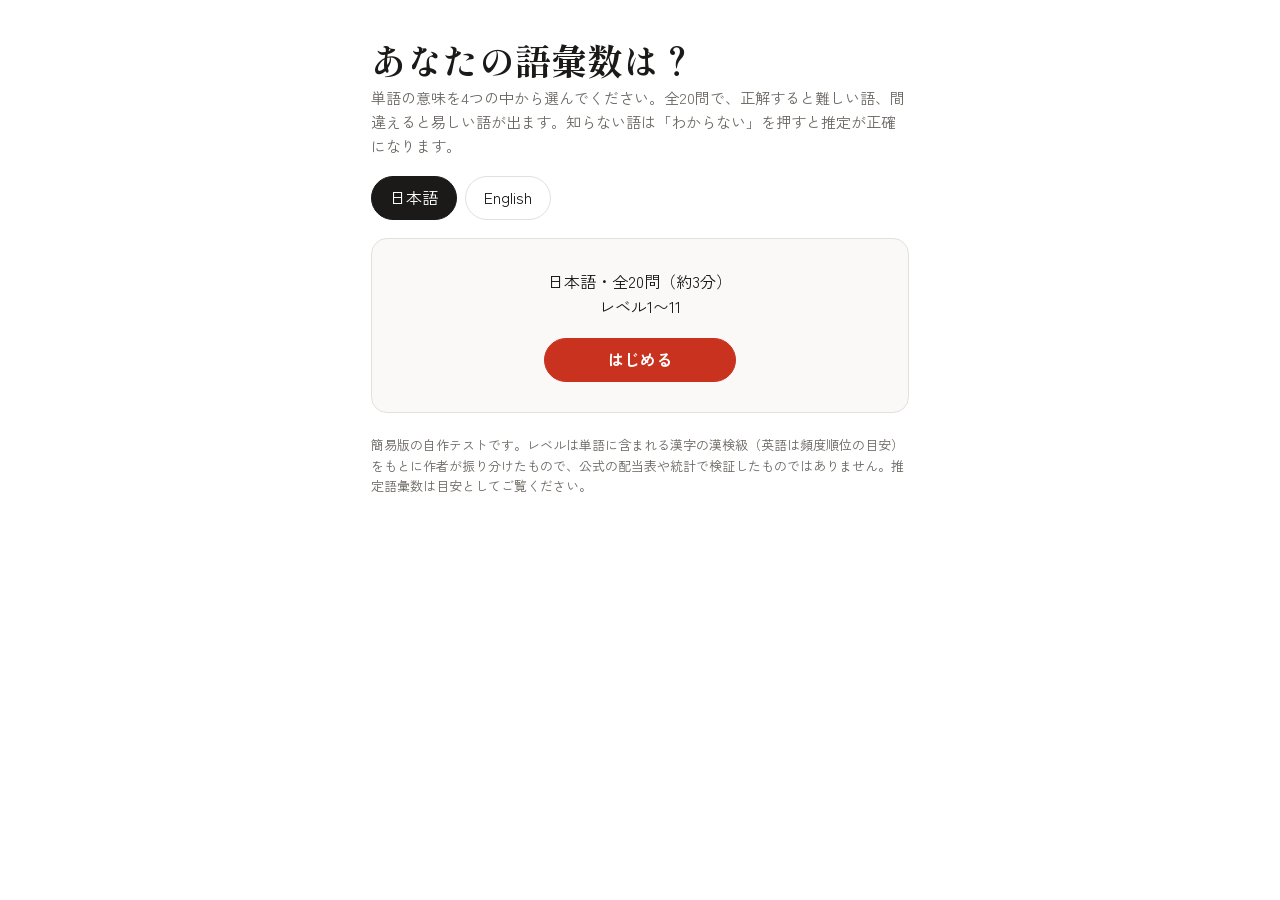
<file: archive/vocab-checker/original.html>
<!DOCTYPE html>
<html lang="ja">
<head>
<meta charset="utf-8">
<meta name="viewport" content="width=device-width,initial-scale=1">
<title>語彙数チェッカー</title>
<link rel="preconnect" href="https://fonts.googleapis.com">
<link href="https://fonts.googleapis.com/css2?family=Shippori+Mincho:wght@500;700&family=Zen+Kaku+Gothic+New:wght@400;700&display=swap" rel="stylesheet">
<style>
/* VOICE: 落ち着いた辞書の索引。静かで正確。
   IDEA: 辞書の見出し語カード。一語ずつ出題し、意味を選ぶ。
   PICTURE: 大きな見出し語と4つの選択肢のカード（操作するものそのもの）。
   COLOUR and TYPE: 白い紙・墨・朱。見出し語は明朝、UIはゴシック。
   LAYOUT: 細いタイトル → タブ → 問題カード（進捗つき） → 結果と復習リスト。 */
:root{color-scheme:light dark;--bg:light-dark(#ffffff,#131211);--ink:light-dark(#1b1a19,#ecebe8);--sub:light-dark(#6b6762,#a29d97);--line:light-dark(#e3e0dc,#2c2a28);--card:light-dark(#faf9f7,#1c1b1a);--shu:light-dark(#c8321f,#ff6b55);--shu-bg:light-dark(#fbe9e6,#3a1d18);--ok:light-dark(#1f6f4a,#5fd39a);--ok-bg:light-dark(#e5f3ec,#173226)}
:root[data-theme=light]{color-scheme:light}:root[data-theme=dark]{color-scheme:dark}
*{box-sizing:border-box;min-width:0}
body{margin:0;background:var(--bg);color:var(--ink);font:16px/1.6 "Zen Kaku Gothic New",system-ui,sans-serif;overflow-x:clip}
.wrap{max-width:640px;margin:0 auto;padding:clamp(20px,4vw,40px) max(4vw,16px) 60px}
h1{font:700 clamp(26px,4.4vw,36px)/1.1 "Shippori Mincho",serif;margin:0 0 6px;text-wrap:balance}
.lead{color:var(--sub);margin:0 0 18px;font-size:15px}
.tabs{display:flex;gap:8px;margin-bottom:18px}
button{font:inherit;color:var(--ink);cursor:pointer}
.tabs button,.btn{min-height:44px;padding:0 18px;border-radius:999px;border:1px solid var(--line);background:transparent}
.tabs button[aria-selected=true]{background:var(--ink);color:var(--bg);border-color:var(--ink)}
button:focus-visible{outline:3px solid var(--shu);outline-offset:2px}
.card{border:1px solid var(--line);background:var(--card);border-radius:16px;padding:clamp(18px,4vw,30px)}
.prog{display:flex;justify-content:space-between;font-size:14px;color:var(--sub);font-variant-numeric:tabular-nums}
.pbar{height:6px;background:var(--line);border-radius:3px;margin:6px 0 22px;overflow:hidden}
.pbar i{display:block;height:100%;background:var(--shu);transition:width .2s}
.word{font:700 clamp(40px,9vw,60px)/1.1 "Shippori Mincho",serif;text-align:center;margin:8px 0 26px;overflow-wrap:anywhere}
.en .word{font-size:clamp(32px,7vw,46px)}
.q{font-size:14px;color:var(--sub);text-align:center;margin-bottom:12px}
.opts{display:grid;gap:8px}
.opt{text-align:left;min-height:52px;padding:10px 16px;border:1px solid var(--line);background:var(--bg);border-radius:10px;font-size:16px}
.opt:hover{border-color:var(--ink)}
.opt.ok{border-color:var(--ok);background:var(--ok-bg);color:var(--ok);font-weight:700}
.opt.ng{border-color:var(--shu);background:var(--shu-bg);color:var(--shu)}
.idk{margin-top:12px;width:100%;min-height:46px;border:1px dashed var(--sub);background:transparent;border-radius:10px;color:var(--sub)}
.start{text-align:center}
.start p{margin:0 0 18px}
.go{background:var(--shu);border-color:var(--shu);color:#fff;font-weight:700;min-width:12em}
.big{font:700 clamp(44px,10vw,72px)/1 "Shippori Mincho",serif;color:var(--shu);white-space:nowrap;margin:6px 0 4px}
.big small{font-size:.36em;color:var(--ink);margin-left:6px}
.lvl{font-size:17px;margin:6px 0 0}
.lvl b{font-size:20px}
.rows{margin-top:22px;display:grid;gap:8px}
.row{display:grid;grid-template-columns:2.6em 10em minmax(0,1fr) 3em;gap:10px;align-items:center;font-size:14px}
.row .t{height:12px;background:var(--line);border-radius:6px;overflow:hidden}
.row .f{height:100%;background:var(--shu);border-radius:6px}
.row .n{text-align:right;color:var(--sub);font-variant-numeric:tabular-nums;white-space:nowrap}
.row .lv{font-weight:700;font-variant-numeric:tabular-nums}
.row .lb{color:var(--sub);white-space:nowrap;overflow:hidden;text-overflow:ellipsis}
h2{font:700 20px/1.3 "Shippori Mincho",serif;margin:30px 0 10px}
.rev{list-style:none;margin:0;padding:0;border-top:1px solid var(--line)}
.rev li{display:grid;grid-template-columns:9em minmax(0,1fr) 3.2em;gap:12px;padding:9px 0;border-bottom:1px solid var(--line);font-size:15px;align-items:baseline}
.rev b{font-family:"Shippori Mincho",serif;font-size:18px;overflow-wrap:anywhere}
.rev i{font-style:normal;color:var(--sub);font-size:13px;text-align:right;white-space:nowrap}
.acts{display:flex;gap:10px;flex-wrap:wrap;margin-top:22px}
.note{font-size:13px;color:var(--sub);margin-top:22px}
@media(max-width:600px){.row{grid-template-columns:2.4em 6.5em minmax(0,1fr) 2.8em}.rev li{grid-template-columns:6.5em minmax(0,1fr) 3em}}
@media(prefers-reduced-motion:reduce){.pbar i{transition:none}}
</style>
</head>
<body>
<div class="wrap">
  <h1>あなたの語彙数は？</h1>
  <p class="lead">単語の意味を4つの中から選んでください。全20問で、正解すると難しい語、間違えると易しい語が出ます。知らない語は「わからない」を押すと推定が正確になります。</p>
  <div class="tabs" role="tablist">
    <button role="tab" id="t-ja" aria-selected="true">日本語</button>
    <button role="tab" id="t-en" aria-selected="false">English</button>
  </div>
  <div class="card" id="card" aria-live="polite"></div>
  <p class="note">簡易版の自作テストです。レベルは単語に含まれる漢字の漢検級（英語は頻度順位の目安）をもとに作者が振り分けたもので、公式の配当表や統計で検証したものではありません。推定語彙数は目安としてご覧ください。</p>
</div>
<script>
{
const N=20;
/* [語, 意味, レベル, 品詞] / levels: {名前, その段階に属する語のおおよその数} */
const T={
 ja:{name:"日本語",unit:"語",q:"この語の意味は？",start:4,
  levels:[null,
   ["漢検10級（小1）",2000],["漢検9級（小2）",3000],["漢検8級（小3）",4000],["漢検7級（小4）",5000],
   ["漢検6〜5級（小5・6）",8000],["漢検4級（中学）",10000],["漢検3級（中学）",12000],["漢検準2級（高校）",15000],
   ["漢検2級（常用漢字）",18000],["漢検準1〜1級",25000],["1級を超える難語",30000]],
  w:[
   ["学校","児童や生徒が学ぶ施設",1],["天気","その日の空模様",1],["花火","火薬を燃やして光や音を楽しむもの",1],["森林","木がたくさん生えている広い土地",1],["早口","話し方が速いこと",1],
   ["青空","晴れわたった青い空",1],["名人","技芸に特に優れた人",1],["足音","歩くときに立つ音",1],["夕日","夕方の太陽",1],["休日","仕事や学校が休みの日",1],
   ["雨音","雨が降る音",1],["火山","地下のマグマが噴き出してできた山",1],["入口","中へ入る所",1],["出口","外へ出る所",1],["年中","一年じゅう・いつも",1],["大木","大きな木",1],["水田","水を張って稲を育てる田",1],["本気","真剣な気持ち",1],["草花","花の咲く草",1],["目上","自分より地位や年齢が上の人",1],
   ["電話","離れた人と声で話すための機器",2],["計算","数を足したり引いたりして答えを出すこと",2],["地図","土地の様子を縮めて描いた図",2],["親友","特に親しい友人",2],["合図","身振りや音で相手に知らせること",2],
   ["晴天","よく晴れた空",2],["会話","互いに話をすること",2],["帰国","自分の国へ帰ること",2],["名作","すぐれた作品",2],["強弱","強いことと弱いこと",2],
   ["公園","人々が憩うために作られた広場",2],["遠足","学校で行く日帰りの小旅行",2],["交通","人や車が行き来すること",2],["新聞","ニュースを伝える定期的な印刷物",2],["図書室","本を集めて読めるようにした部屋",2],["同時","同じ時",2],["理科","自然について学ぶ教科",2],["毎朝","毎日の朝",2],["外国","自分の国以外の国",2],["近道","目的地に早く着ける道",2],
   ["宿題","家でするよう出された課題",3],["予定","前もって決めておく事柄",3],["返事","呼びかけや手紙に答えること",3],["研究","物事を深く調べて考えること",3],["勝負","勝ち負けを争うこと",3],
   ["温度","あたたかさや冷たさの度合い",3],["旅行","よその土地へ出かけること",3],["練習","上達するためにくり返し習うこと",3],["期待","よい結果を待ち望むこと",3],["安心","心配がなく落ち着いていること",3],
   ["世界","地球上のすべての国や地域",3],["自由","他から縛られず思うままにできること",3],["写真","カメラで写した像",3],["薬局","薬を調合して売る店",3],["平和","争いがなく穏やかなこと",3],["運動","体を動かすこと",3],["感動","深く心を動かされること",3],["相談","意見を聞くために話し合うこと",3],["発表","多くの人に知らせること",3],["集中","一つのことに心を注ぐこと",3],
   ["約束","相手と前もって取り決めること",4],["協力","力を合わせること",4],["節約","無駄を省いて切り詰めること",4],["失敗","うまくいかないこと",4],["必要","なくてはならないこと",4],
   ["改良","悪い所を直してよりよくすること",4],["観察","物事をよく注意して見ること",4],["希望","こうなってほしいと望むこと",4],["不満","満ち足りず不平に思うこと",4],["競争","互いに勝とうと争うこと",4],
   ["完成","すっかり出来上がること",4],["記録","後に残すために書きとめること",4],["結果","ある原因から生じた結末",4],["健康","体や心が元気なこと",4],["説明","よくわかるように述べること",4],["目標","目指すところ",4],["参加","仲間に加わること",4],["卒業","学校の課程を終えること",4],["変化","形や性質が変わること",4],["便利","役に立って都合がよいこと",4],
   ["判断","物事のよしあしを考えて決めること",5],["往復","行って帰ってくること",5],["尊敬","人をうやまうこと",5],["批評","よしあしを論じること",5],["貯金","お金をためること",5],
   ["誤解","まちがって理解すること",5],["検討","よく調べて考えること",5],["演奏","楽器を鳴らして音楽を表すこと",5],["責任","引き受けなければならない務め",5],["創造","新しいものを初めて作り出すこと",5],
   ["解決","問題などをうまく片付けること",5],["経験","実際に見聞きしたりやってみたりすること",5],["提案","考えを出すこと",5],["資格","ある身分や地位を得るための条件",5],["複雑","入り組んでいてわかりにくいこと",5],["簡単","たやすいこと",5],["拡大","広げて大きくすること",5],["秘密","人に知られないように隠すこと",5],["認識","物事をはっきり理解すること",5],["誕生","生まれること",5],
   ["範囲","ある限られた広がり",6],["恐怖","おそろしいと感じること",6],["敏感","わずかな変化にもすぐ反応すること",6],["普及","広く行き渡ること",6],["抵抗","外からの力に逆らうこと",6],
   ["継続","前から続けてきたことを続けること",6],["透明","すきとおっていること",6],["警戒","危険に備えて用心すること",6],["遅刻","決まった時刻に遅れること",6],["鋭利","刃物などがよく切れること",6],
   ["依頼","頼むこと",6],["距離","二点の間の隔たり",6],["援助","困っている人を助けること",6],["獲得","努力して手に入れること",6],["被害","損害を受けること",6],["回避","避けること",6],["微妙","細かくて言い表しにくいさま",6],["繁栄","栄えること",6],["搬送","運び送ること",6],["脱退","組織から抜けること",6],
   ["契約","取り決めを結ぶこと",7],["緩和","厳しさなどをゆるめること",7],["削除","文字や項目を取り除くこと",7],["催促","早くするよう求めること",7],["掲示","貼り出して人々に知らせること",7],
   ["遵守","規則や法律に従って守ること",7],["隔離","他から引き離して別にすること",7],["携帯","身につけて持ち歩くこと",7],["抑制","勢いをおさえとどめること",7],["撮影","写真や映像をとること",7],
   ["概要","あらまし",7],["該当","条件にあてはまること",7],["穏便","おだやかに事を済ますさま",7],["緊張","心や体がこわばること",7],["錯覚","実際と違って感じること",7],["審査","調べて優劣などを決めること",7],["摂取","栄養などを取り入れること",7],["措置","取り計らって始末をつけること",7],["怠慢","なまけて務めを果たさないこと",7],["鍛錬","心身をきたえること",7],
   ["妥協","互いに譲り合って折り合うこと",8],["懸念","気にかかって不安に思うこと",8],["示唆","それとなく示すこと",8],["把握","しっかり理解すること",8],["推薦","よいと思う人や物を他に勧めること",8],
   ["寛容","心が広く人を受け入れること",8],["偽装","他のものに見せかけること",8],["拒否","要求などを断ること",8],["頑固","意地を張って考えを変えないこと",8],["撤退","陣地などから退くこと",8],
   ["購入","買い入れること",8],["謙虚","ひかえめで素直なこと",8],["窮屈","自由がなく気づまりなこと",8],["循環","ひと回りして元に戻ることをくり返すこと",8],["詐欺","だまして金品を奪うこと",8],["徹底","中途半端でなく貫き通すこと",8],["迅速","非常に速いこと",8],["慶事","めでたい事",8],["惰性","これまでの習慣や勢い",8],["懇談","打ち解けて話し合うこと",8],
   ["曖昧","はっきりしないこと",9],["払拭","疑いや不安をすっかり取り除くこと",9],["謙遜","へりくだって控えめにふるまうこと",9],["恣意","自分の思うままで勝手なこと",9],["真摯","まじめで熱心なこと",9],
   ["語彙","ある言語で使われる単語の総体",9],["進捗","物事のはかどり具合",9],["完璧","欠点がまったくないこと",9],["嫉妬","うらやみねたむこと",9],["遡及","過去にさかのぼって効力を及ぼすこと",9],
   ["憧憬","あこがれること",9],["軽蔑","見下してばかにすること",9],["比喩","物事を他のものにたとえること",9],["滑稽","おどけていておかしいこと",9],["臆病","ちょっとしたことにも怖がること",9],["苛烈","きびしく激しいこと",9],["隠蔽","隠してふさぐこと",9],["洞窟","岩などにできた奥深い穴",9],["貪欲","欲が深いこと",9],["傲慢","おごりたかぶること",9],
   ["杞憂","あれこれと無用な心配をすること",10],["忖度","他人の気持ちを推し量ること",10],["揶揄","からかうこと",10],["齟齬","物事がうまくかみ合わないこと",10],["逡巡","決断できずにためらうこと",10],
   ["僥倖","思いがけない幸運",10],["蒐集","趣味などで物を集めること",10],["凋落","衰えて落ちぶれること",10],["贔屓","気に入った人を特に引き立てること",10],["辟易","うんざりすること",10],
   ["蘊蓄","深く蓄えた知識",10],["憔悴","心配や疲れでやつれること",10],["邂逅","思いがけなくめぐり会うこと",10],["吝嗇","ひどくけちなこと",10],["矜持","自分の能力を信じて抱く誇り",10],["欺瞞","あざむきだますこと",10],["婉曲","遠回しに言うこと",10],["渾身","体全体・全力",10],["嗜好","好み",10],["慟哭","声をあげて激しく泣くこと",10],
   ["嚆矢","物事の始まり",11],["蹉跌","つまずき・失敗",11],["掣肘","わきから干渉して自由を妨げること",11],["慫慂","そばから誘いかけて勧めること",11],["韜晦","自分の本心や才能を隠すこと",11],
   ["狷介","頑固で人と協調しないこと",11],["蹌踉","足どりがよろめくさま",11],["擯斥","退けて排除すること",11],["衒学","学識をひけらかすこと",11],["畢竟","つまるところ",11],
   ["佶屈","文章が堅苦しくわかりにくいこと",11],["鞅掌","忙しく働くこと",11],["跼蹐","おそれて身をちぢめること",11],["蟄伏","虫などが冬ごもりすること",11],["囹圄","牢屋",11],["讒謗","悪口を言ってそしること",11],["頡頏","互いに張り合って優劣がないこと",11],["黽勉","つとめ励むこと",11],["鬩牆","兄弟や身内どうしの争い",11],["擘画","計画を立てること",11]]},
 en:{name:"English",unit:"語（ワードファミリー）",q:"この単語の意味は？",start:3,
  levels:[null,
   ["中学基礎（〜1,000語）",1000],["英検3級（〜2,000）",1000],["英検準2級（〜3,000）",1000],["英検2級（〜5,000）",2000],
   ["英検準1級（〜7,000）",2000],["準1級上位（〜9,000）",2000],["英検1級（〜12,000）",3000],["1級上位（〜15,000）",3000],
   ["ネイティブ上級（〜20,000）",5000],["超難語（20,000〜）",10000]],
  w:[
   ["house","家",1,"n"],["morning","朝",1,"n"],["happy","うれしい",1,"a"],["buy","買う",1,"v"],["remember","覚えている",1,"v"],
   ["borrow","借りる",2,"v"],["journey","旅",2,"n"],["polite","礼儀正しい",2,"a"],["crowd","群衆",2,"n"],["ancient","古代の",2,"a"],["salary","給料",2,"n"],
   ["reluctant","気が進まない",3,"a"],["stumble","つまずく",3,"v"],["fragile","壊れやすい",3,"a"],["glimpse","ちらりと見ること",3,"n"],["wander","さまよう",3,"v"],
   ["vague","あいまいな",4,"a"],["thrive","繁栄する",4,"v"],["tedious","退屈な",4,"a"],["plight","苦境",4,"n"],["ominous","不吉な",4,"a"],
   ["frantic","半狂乱の",5,"a"],["coax","なだめすかして〜させる",5,"v"],["brittle","もろい",5,"a"],["lament","嘆き悲しむ",5,"v"],["scrutiny","綿密な調査",5,"n"],
   ["meticulous","細心の注意を払う",6,"a"],["frugal","倹約的な",6,"a"],["linger","なかなか去らずに残る",6,"v"],["nimble","身軽な",6,"a"],["galvanize","奮い立たせる",6,"v"],
   ["ubiquitous","至る所にある",7,"a"],["placate","（怒っている人を）なだめる",7,"v"],["quell","（反乱などを）鎮圧する",7,"v"],["laconic","言葉数の少ない",7,"a"],["rancor","深い恨み",7,"n"],
   ["cajole","おだてて〜させる",8,"v"],["perfunctory","おざなりの",8,"a"],["sanguine","楽観的な",8,"a"],["insipid","味気ない",8,"a"],["obsequious","こびへつらう",8,"a"],
   ["truculent","喧嘩腰の",9,"a"],["lugubrious","陰気な",9,"a"],["recalcitrant","反抗的な",9,"a"],["pellucid","澄みきった",9,"a"],["lachrymose","涙もろい",9,"a"],
   ["crepuscular","薄明の",10,"a"],["susurrus","ささやき声",10,"n"],["tergiversate","言い逃れをする",10,"v"],["otiose","無用な",10,"a"],["hebetude","愚鈍",10,"n"]]}
};
const $=id=>document.getElementById(id);
const esc=s=>String(s).replace(/[&<>"]/g,c=>({"&":"&amp;","<":"&lt;",">":"&gt;",'"':"&quot;"}[c]));
const shuffle=a=>{a=a.slice();for(let i=a.length-1;i>0;i--){const j=Math.floor(Math.random()*(i+1));[a[i],a[j]]=[a[j],a[i]]}return a};
const maxL=l=>T[l].levels.length-1;
/* そのレベルの語を知っている確率 */
const pk=(th,L)=>1/(1+Math.exp(-1.6*(th-L)));
let lang="ja",used,ans,cur,busy=false,theta;

function estimate(){
 const M=maxL(lang),mu=T[lang].start+1;let best=mu,bl=-1e9;
 for(let th=0;th<=M+1.5;th+=0.05){
  let ll=-((th-mu)**2)/(2*16);
  for(const a of ans){const k=pk(th,a.q[2]);
   const p=a.r==="ok"?k+(1-k)/4:a.r==="ng"?(1-k)*0.75:(1-k)*0.9+0.1*k;
   ll+=Math.log(Math.max(p,1e-9))}
  if(ll>bl){bl=ll;best=th}}
 return best;
}
function nextQ(){
 const pool=T[lang].w.filter(x=>!used.has(x[0]));
 let target=ans.length===0?T[lang].start:theta+(ans.at(-1).r==="ok"?0.4:-0.4);
 target=Math.max(1,Math.min(maxL(lang),target));
 const d=Math.min(...pool.map(x=>Math.abs(x[2]-target)));
 const near=pool.filter(x=>Math.abs(x[2]-target)<=d+0.5);
 return near[Math.floor(Math.random()*near.length)];
}
function options(q){
 const all=T[lang].w.filter(x=>x[0]!==q[0]&&x[1]!==q[1]&&(x[3]||"")===(q[3]||""));
 let pool=all.filter(x=>Math.abs(x[2]-q[2])<=1);
 if(pool.length<3)pool=all.filter(x=>Math.abs(x[2]-q[2])<=3);
 if(pool.length<3)pool=all;
 return shuffle([q[1],...shuffle(pool).slice(0,3).map(x=>x[1])]);
}
function intro(){
 const d=T[lang];$("card").className="card "+lang;
 $("card").innerHTML=`<div class="start"><p>${d.name}・全${N}問（約3分）<br>レベル1〜${maxL(lang)}</p><button class="btn go" id="begin">はじめる</button></div>`;
 $("begin").onclick=begin;
}
function begin(){used=new Set();ans=[];theta=T[lang].start;show()}
function show(){
 const d=T[lang];busy=false;const q=nextQ();used.add(q[0]);const opts=options(q);cur={q,opts};
 $("card").className="card "+lang;
 $("card").innerHTML=`<div class="prog"><span>${ans.length+1} / ${N}</span><span>${d.name}</span></div>
 <div class="pbar"><i style="width:${ans.length/N*100}%"></i></div>
 <div class="word" lang="${lang}">${esc(q[0])}</div><div class="q">${d.q}</div>
 <div class="opts">${opts.map((o,k)=>`<button class="opt" data-k="${k}">${esc(o)}</button>`).join("")}</div>
 <button class="idk" id="idk">わからない</button>`;
 $("card").querySelectorAll(".opt").forEach(b=>b.onclick=()=>pick(opts[+b.dataset.k],b));
 $("idk").onclick=()=>pick(null,null);
}
function pick(o,btn){
 if(busy)return;busy=true;
 const {q,opts}=cur,r=o===null?"idk":(o===q[1]?"ok":"ng");ans.push({q,r});theta=estimate();
 $("card").querySelectorAll(".opt").forEach(b=>{if(opts[+b.dataset.k]===q[1])b.classList.add("ok")});
 if(btn&&r==="ng")btn.classList.add("ng");
 setTimeout(()=>{ans.length<N?show():result()},r==="ok"?350:900);
}
function result(){
 const d=T[lang],M=maxL(lang);let total=0;
 for(let L=1;L<=M;L++)total+=d.levels[L][1]*pk(theta,L);
 const step=lang==="ja"?1000:100,est=Math.round(total/step)*step;
 const lv=Math.max(1,Math.min(M,theta)),li=Math.max(1,Math.min(M,Math.floor(lv+0.5)));
 const rows=[];for(let L=1;L<=M;L++){const a=ans.filter(x=>x.q[2]===L);
  rows.push(`<div class="row"><span class="lv">Lv${L}</span><span class="lb">${d.levels[L][0]}</span><div class="t"><div class="f" style="width:${Math.round(pk(theta,L)*100)}%"></div></div><span class="n">${a.length?a.filter(x=>x.r==="ok").length+"/"+a.length:"–"}</span></div>`)}
 const miss=ans.filter(x=>x.r!=="ok").sort((a,b)=>a.q[2]-b.q[2]);
 $("card").innerHTML=`<div>推定語彙数（${d.name}）</div>
 <div class="big">${est.toLocaleString()}<small>${d.unit}</small></div>
 <p class="lvl">レベル <b>${lv.toFixed(1)}</b>　${d.levels[li][0]}相当</p>
 <div class="rows">${rows.join("")}</div>
 <p class="note">棒の長さは、そのレベルの語を知っていると推定される割合です。右の数字は実際の正答数です。当てずっぽうで正解する確率（4分の1）を考慮して推定しています。</p>
 ${miss.length?`<h2>覚えておきたい語</h2><ul class="rev">${miss.map(x=>`<li><b lang="${lang}">${esc(x.q[0])}</b><span>${esc(x.q[1])}</span><i>Lv${x.q[2]}</i></li>`).join("")}</ul>`:""}
 <div class="acts"><button class="btn go" id="again">もう一度</button><button class="btn" id="other">${lang==="ja"?"English版へ":"日本語版へ"}</button></div>`;
 $("again").onclick=begin;
 $("other").onclick=()=>setLang(lang==="ja"?"en":"ja");
 $("card").scrollIntoView({behavior:matchMedia("(prefers-reduced-motion:reduce)").matches?"auto":"smooth",block:"start"});
}
function setLang(l){lang=l;$("t-ja").setAttribute("aria-selected",l==="ja");$("t-en").setAttribute("aria-selected",l==="en");intro()}
$("t-ja").onclick=()=>setLang("ja");$("t-en").onclick=()=>setLang("en");
document.addEventListener("keydown",e=>{const n="1234".indexOf(e.key);const b=$("card").querySelectorAll(".opt");if(n>=0&&b[n])b[n].click();if(e.key==="0"&&$("idk"))$("idk").click()});
intro();
}
</script>
</body>
</html>
</file>
